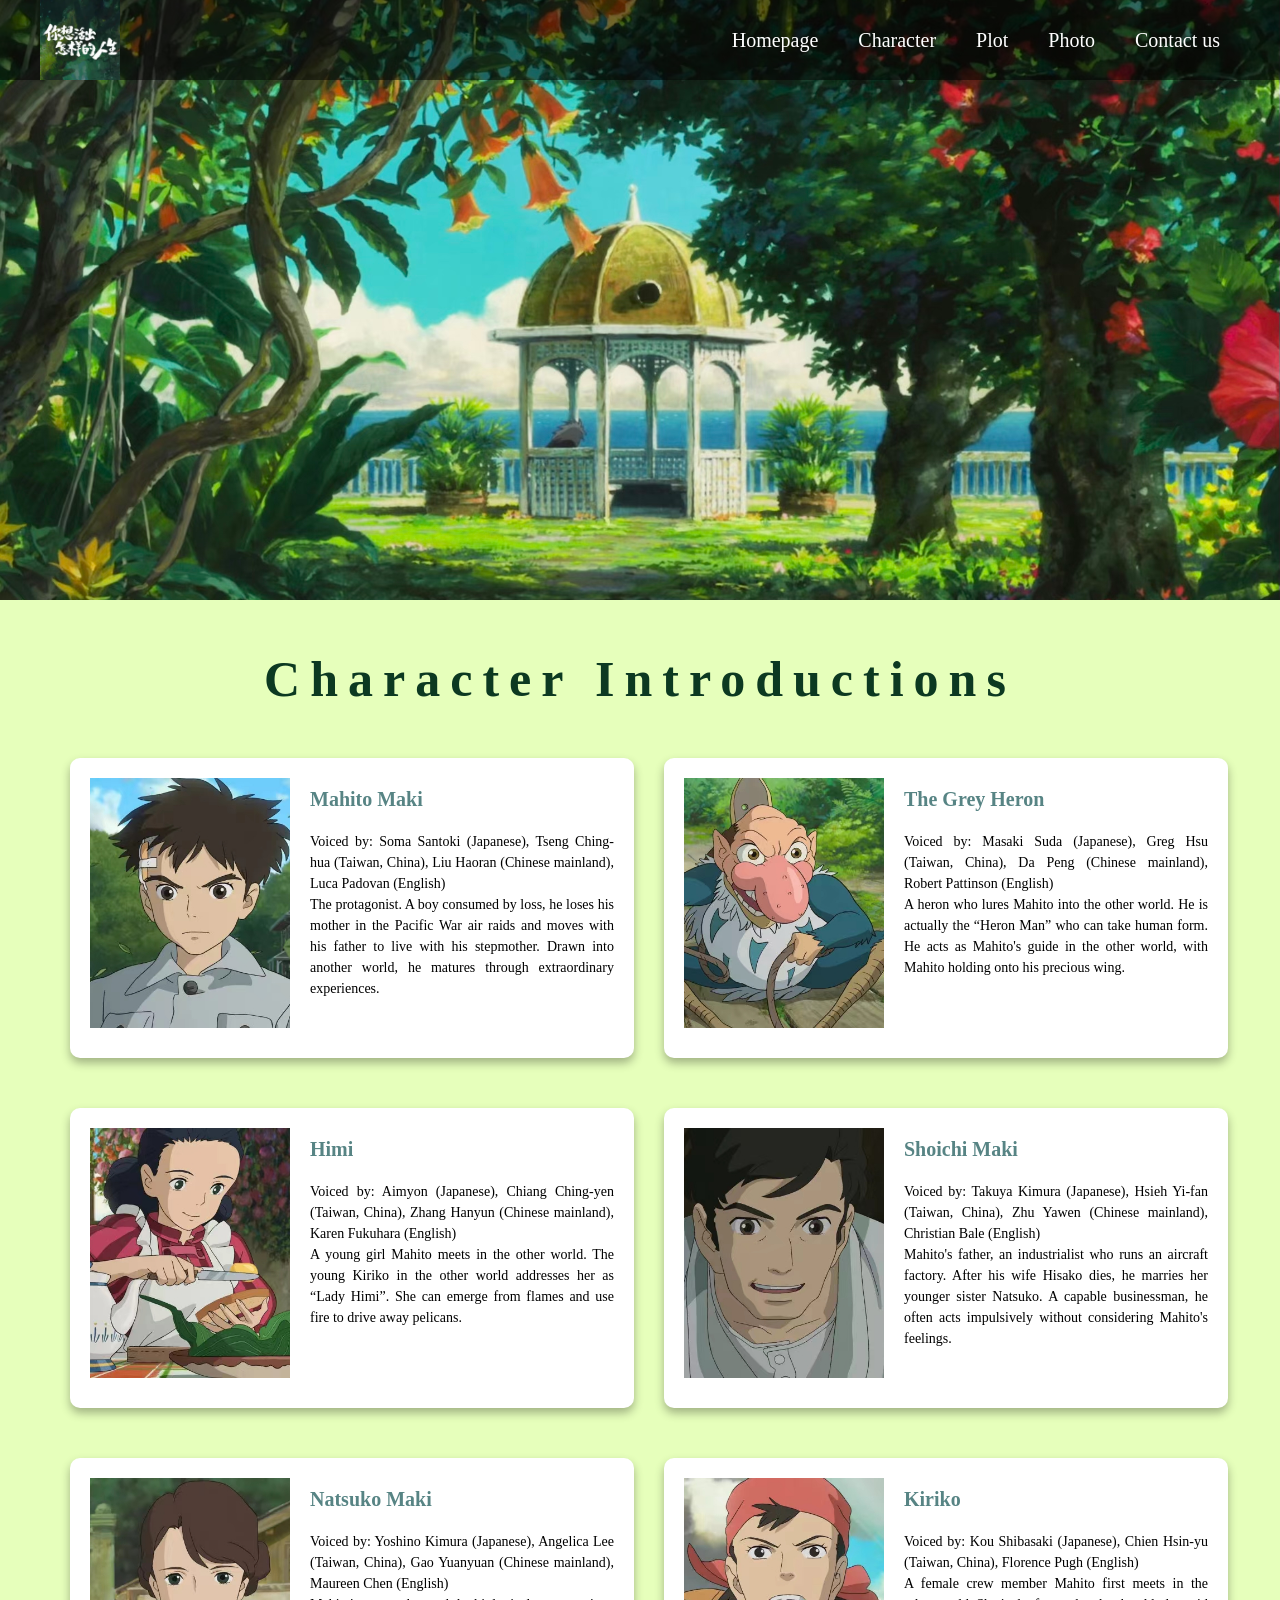
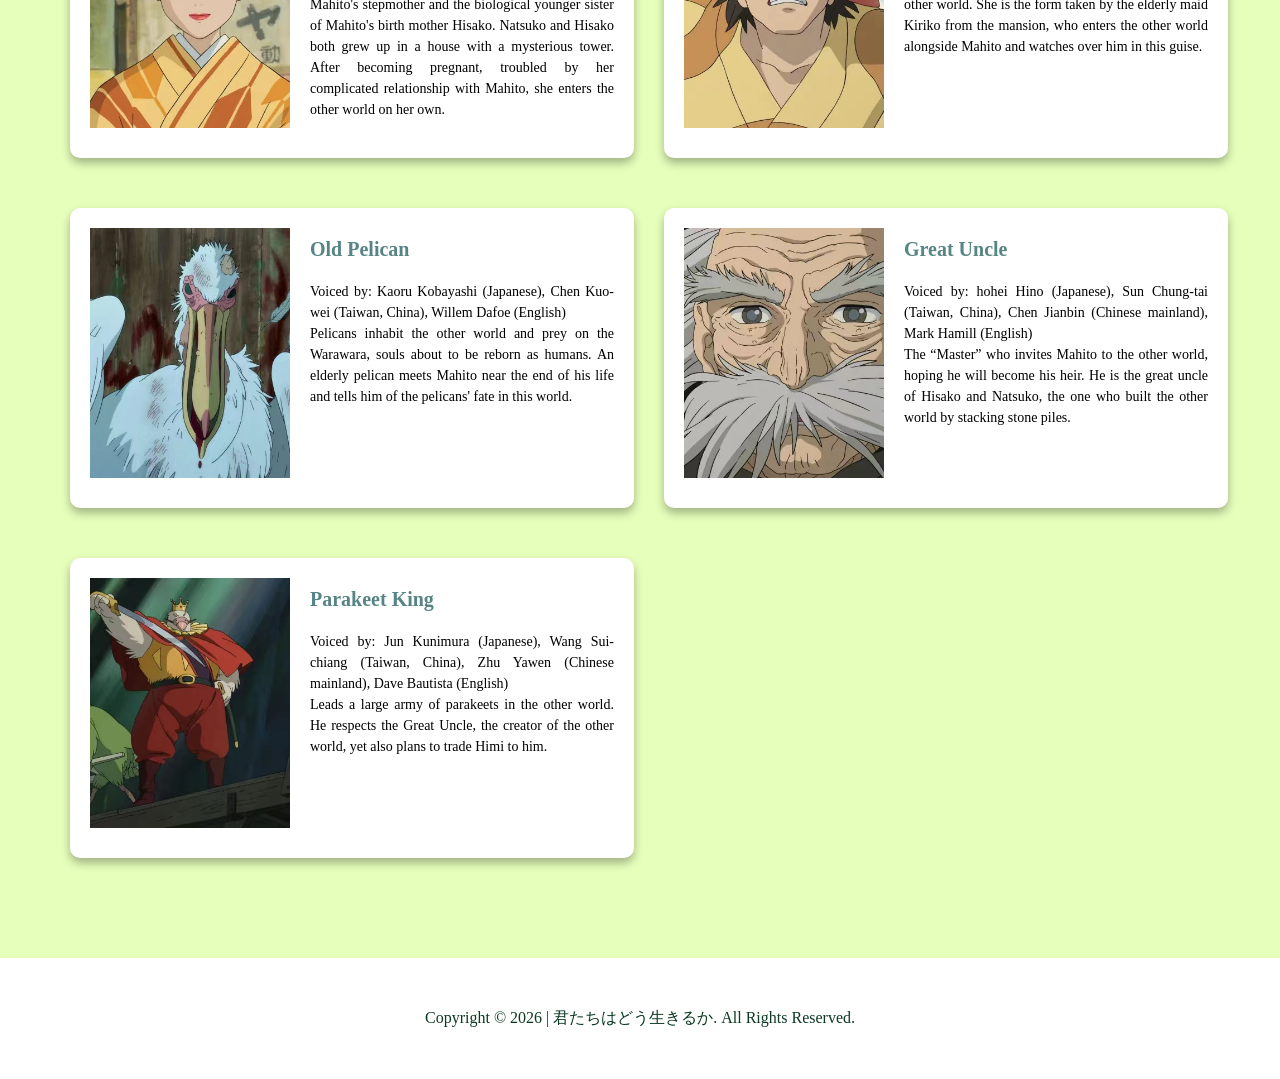
<file: jujese.html>
<!DOCTYPE html>
<html lang="en">

<head>
  <meta charset="UTF-8">
  <title>The Boy and the Heron</title>
  <link rel="stylesheet" href="css/style.css">
</head>

<body>
   <!-- Head area -->
  <div class="head">
    <div class="main">
      <a href="p1.html" class="logo">
        <img src="images/logo.webp" alt="">
      </a>
      <nav class="nav">
        <ul>
          <li>
            <a href="index.html">Homepage</a>
          </li>
          <li>
            <a href="jujese.html">Character</a>
          </li>
          <li>
            <a href="juqing.html">Plot</a>
          </li>
          <li>
            <a href="zhaopian.html">Photo</a>
          </li>
          <li>
            <a href="lianxi.html">Contact us</a>
          </li>
        </ul>
      </nav>
    </div>
  </div>
  <!-- Head area -->
  <div class="banner2">
    <img src="images/12.jpg" alt="">
  </div>

  <div class="juese">
    <h3>Character Introductions</h3>


    <div class="js-list">
      <div class="character-container">
        <a href="#" class="character">
          <img src="images/牧真人.jpg" alt="">
          <div class="text">
            <h5>Mahito Maki</h5>
            <p>Voiced by: Soma Santoki (Japanese), Tseng Ching-hua (Taiwan, China), Liu Haoran (Chinese mainland), Luca Padovan (English)<br>
              The protagonist. A boy consumed by loss, he loses his mother in the Pacific War air raids and moves with his father to live with his stepmother. Drawn into another world, he matures through extraordinary experiences.</p>
          </div>
        </a>
        <a href="#" class="character">
          <img src="images/苍鹭.jpg" alt="">
          <div class="text">
            <h5>The Grey Heron</h5>
            <p>Voiced by: Masaki Suda (Japanese), Greg Hsu (Taiwan, China), Da Peng (Chinese mainland), Robert Pattinson (English)<br>
              A heron who lures Mahito into the other world. He is actually the “Heron Man” who can take human form. He acts as Mahito's guide in the other world, with Mahito holding onto his precious wing.</p>
          </div>
        </a>
        <a href="#" class="character">
          <img src="images/火美.jpg" alt="">
          <div class="text">
            <h5>Himi</h5>
            <p>Voiced by: Aimyon (Japanese), Chiang Ching-yen (Taiwan, China), Zhang Hanyun (Chinese mainland), Karen Fukuhara (English)<br>
              A young girl Mahito meets in the other world. The young Kiriko in the other world addresses her as “Lady Himi”. She can emerge from flames and use fire to drive away pelicans.</p>
          </div>
        </a>
        <a href="#" class="character">
          <img src="images/牧胜一.jpg" alt="">
          <div class="text">
            <h5>Shoichi Maki</h5>
            <p>Voiced by: Takuya Kimura (Japanese), Hsieh Yi-fan (Taiwan, China), Zhu Yawen (Chinese mainland), Christian Bale (English)<br>
              Mahito's father, an industrialist who runs an aircraft factory. After his wife Hisako dies, he marries her younger sister Natsuko. A capable businessman, he often acts impulsively without considering Mahito's feelings.</p>
          </div>
        </a>
        <a href="#" class="character">
          <img src="images/牧夏子.jpg" alt="">
          <div class="text">
            <h5>Natsuko Maki</h5>
            <p>Voiced by: Yoshino Kimura (Japanese), Angelica Lee (Taiwan, China), Gao Yuanyuan (Chinese mainland), Maureen Chen (English)<br>
              Mahito's stepmother and the biological younger sister of Mahito's birth mother Hisako. Natsuko and Hisako both grew up in a house with a mysterious tower. After becoming pregnant, troubled by her complicated relationship with Mahito, she enters the other world on her own.</p>
          </div>
        </a>
        <a href="#" class="character">
          <img src="images/雾子.jpg" alt="">
          <div class="text">
            <h5>Kiriko</h5>
            <p>Voiced by: Kou Shibasaki (Japanese), Chien Hsin-yu (Taiwan, China), Florence Pugh (English)<br>
              A female crew member Mahito first meets in the other world. She is the form taken by the elderly maid Kiriko from the mansion, who enters the other world alongside Mahito and watches over him in this guise.</p>
          </div>
        </a>
        <a href="#" class="character">
          <img src="images/老鹈鹕.jpg" alt="">
          <div class="text">
            <h5>Old Pelican</h5>
            <p>Voiced by: Kaoru Kobayashi (Japanese), Chen Kuo-wei (Taiwan, China), Willem Dafoe (English)<br>
              Pelicans inhabit the other world and prey on the Warawara, souls about to be reborn as humans. An elderly pelican meets Mahito near the end of his life and tells him of the pelicans' fate in this world.</p>
          </div>
        </a>
        <a href="#" class="character">
          <img src="images/太舅公.jpg" alt="">
          <div class="text">
            <h5>Great Uncle</h5>
            <p>Voiced by: hohei Hino (Japanese), Sun Chung-tai (Taiwan, China), Chen Jianbin (Chinese mainland), Mark Hamill (English)<br>
              The “Master” who invites Mahito to the other world, hoping he will become his heir. He is the great uncle of Hisako and Natsuko, the one who built the other world by stacking stone piles.</p>
          </div>
        </a>
        <a href="#" class="character">
          <img src="images/鹦鹉王.jpg" alt="">
          <div class="text">
            <h5>Parakeet King</h5>
            <p>Voiced by: Jun Kunimura (Japanese), Wang Sui-chiang (Taiwan, China), Zhu Yawen (Chinese mainland), Dave Bautista (English)<br>
              Leads a large army of parakeets in the other world. He respects the Great Uncle, the creator of the other world, yet also plans to trade Himi to him.</p>
          </div>
        </a>
      </div>
    </div>


    <div class="clear"></div>
  </div>

  <!-- Footer Copyright -->
  <div class="foot">
    Copyright &copy; 2026 | 君たちはどう生きるか. All Rights Reserved.
  </div>
  <!-- Footer Copyright -->


</body>
<script>
  // 显示行为
  document.getElementById("menu").onmouseover = function () {
    document.getElementById("subMenu").style.display = 'block'
  }
  document.getElementById("menu").onmouseout = function () {
    document.getElementById("subMenu").style.display = 'none'
  }
</script>


</html>
</file>
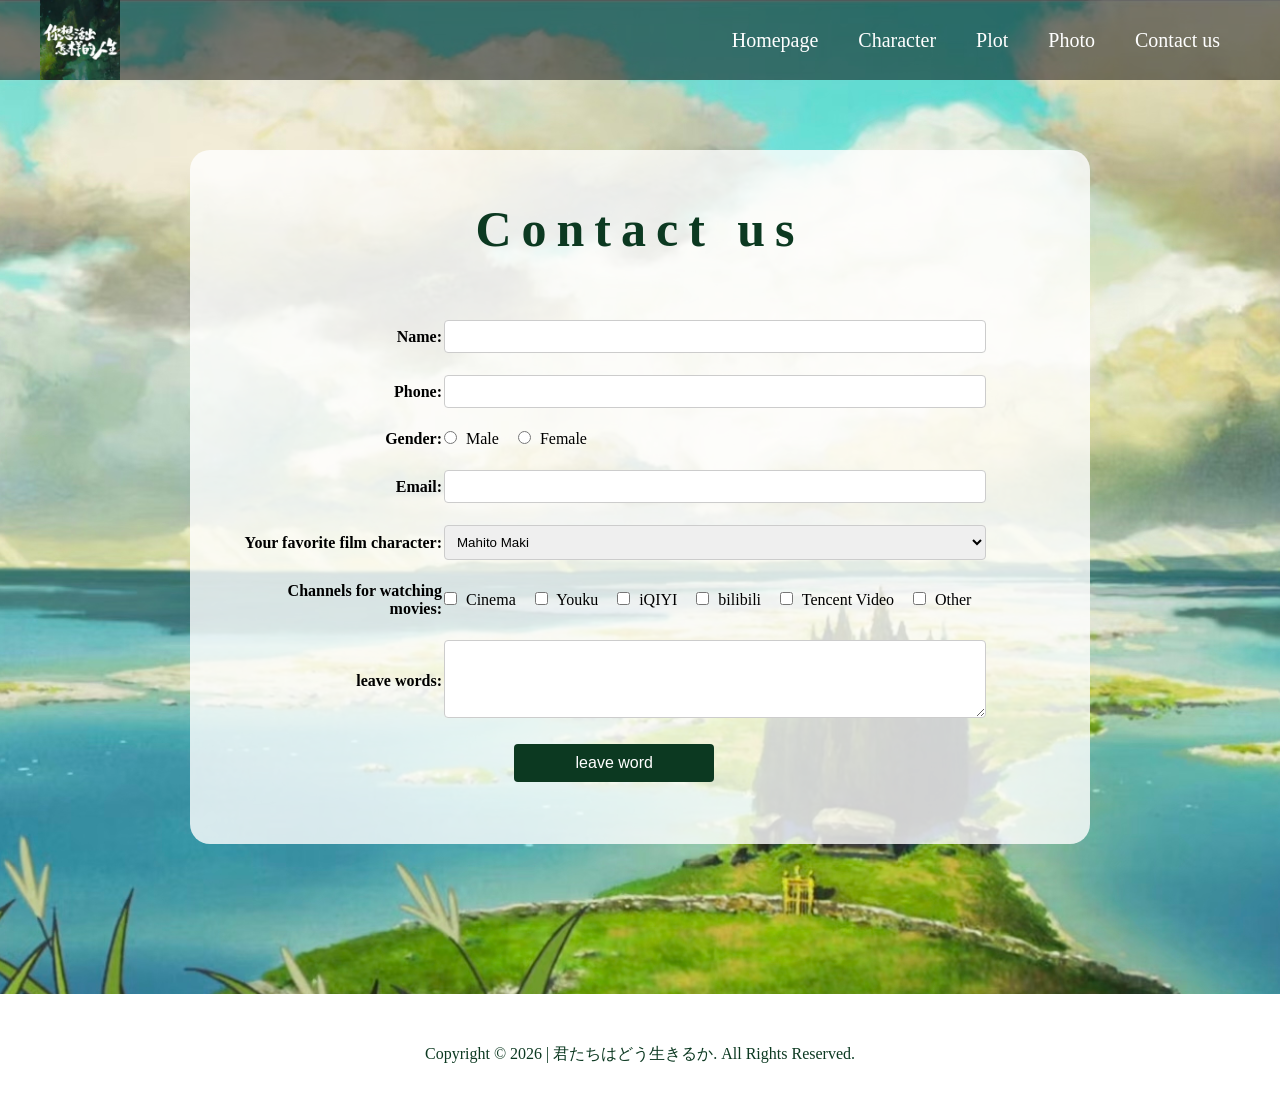
<file: lianxi.html>
<!DOCTYPE html>
<html lang="en">

<head>
  <meta charset="UTF-8">
  <title>The Boy and the Heron</title>
  <link rel="stylesheet" href="css/style.css">
  <style>
    body {
      background: url(images/lb5.jpg) center no-repeat;
      background-size: cover;
    }
  </style>
</head>

<body>
   <!-- Head area -->
  <div class="head">
    <div class="main">
      <a href="p1.html" class="logo">
        <img src="images/logo.webp" alt="">
      </a>
      <nav class="nav">
        <ul>
          <li>
            <a href="index.html">Homepage</a>
          </li>
          <li>
            <a href="jujese.html">Character</a>
          </li>
          <li>
            <a href="juqing.html">Plot</a>
          </li>
          <li>
            <a href="zhaopian.html">Photo</a>
          </li>
          <li>
            <a href="lianxi.html">Contact us</a>
          </li>
        </ul>
      </nav>
    </div>
  </div>
  <!-- Head area -->

  <div class="lx">
    <div class="form">
      <h3>Contact us</h3>
      <form action="#">
        <table cellpadding="10">
          <tr>
            <td width="200"><b>Name: </b></td>
            <td><input type="text" name="name" required></td>
          </tr>
          <tr>
            <td><b>Phone: </b></td>
            <td><input type="tel" name="phone" required></td>
          </tr>
          <tr>
            <td><b>Gender: </b></td>
            <td>
              <input type="radio" id="male" name="gender" value="male">
              <label for="male">Male</label>
              <input type="radio" id="female" name="gender" value="female">
              <label for="female">Female</label>
            </td>
          </tr>
          <tr>
            <td><b>Email: </b></td>
            <td><input type="email" name="email" required></td>
          </tr>
          <tr>
            <td><b>Your favorite film character: </b></td>
            <td>
              <select name="favorite_character" required>
                <option value="牧真人">Mahito Maki</option>
                <option value="苍鹭">The Grey Heron</option>
                <option value="雾子">Kiriko</option>
                <option value="火美">Himi</option>
                <option value="牧久子">Hisako Maki</option>
                <option value="牧夏子">	Natsuko Maki</option>
                <option value="牧胜一">Shoichi Maki</option>
              </select>
            </td>
          </tr>
          <tr>
            <td><b>Channels for watching movies: </b></td>
            <td>
              <input type="checkbox" id="cinema" name="channels" value="cinema">
              <label for="cinema">Cinema</label>
              <input type="checkbox" id="youku" name="channels" value="youku">
              <label for="youku">Youku</label>
              <input type="checkbox" id="iqiyi" name="channels" value="iqiyi">
              <label for="iqiyi">iQIYI</label>
              <input type="checkbox" id="bilibili" name="channels" value="bilibili">
              <label for="bilibili">bilibili</label>
              <input type="checkbox" id="tencent" name="channels" value="tencent">
              <label for="tencent">Tencent Video</label>
              <input type="checkbox" id="other" name="channels" value="other">
              <label for="other">Other</label>
            </td>
          </tr>
          <tr>
            <td><b>leave words: </b></td>
            <td><textarea name="message" rows="4" cols="50"></textarea></td>
          </tr>
          <tr>
            <td colspan="2" style="text-align: center;">
              <input type="submit" value="leave word">
            </td>
          </tr>
        </table>
      </form>
    </div>
  </div>


  <!-- Footer Copyright -->
  <div class="foot">
    Copyright &copy; 2026 | 君たちはどう生きるか. All Rights Reserved.
  </div>
  <!-- Footer Copyright -->


</body>
<script>
  // 显示行为
  document.getElementById("menu").onmouseover = function () {
    document.getElementById("subMenu").style.display = 'block'
  }
  document.getElementById("menu").onmouseout = function () {
    document.getElementById("subMenu").style.display = 'none'
  }
</script>


</html>
</file>
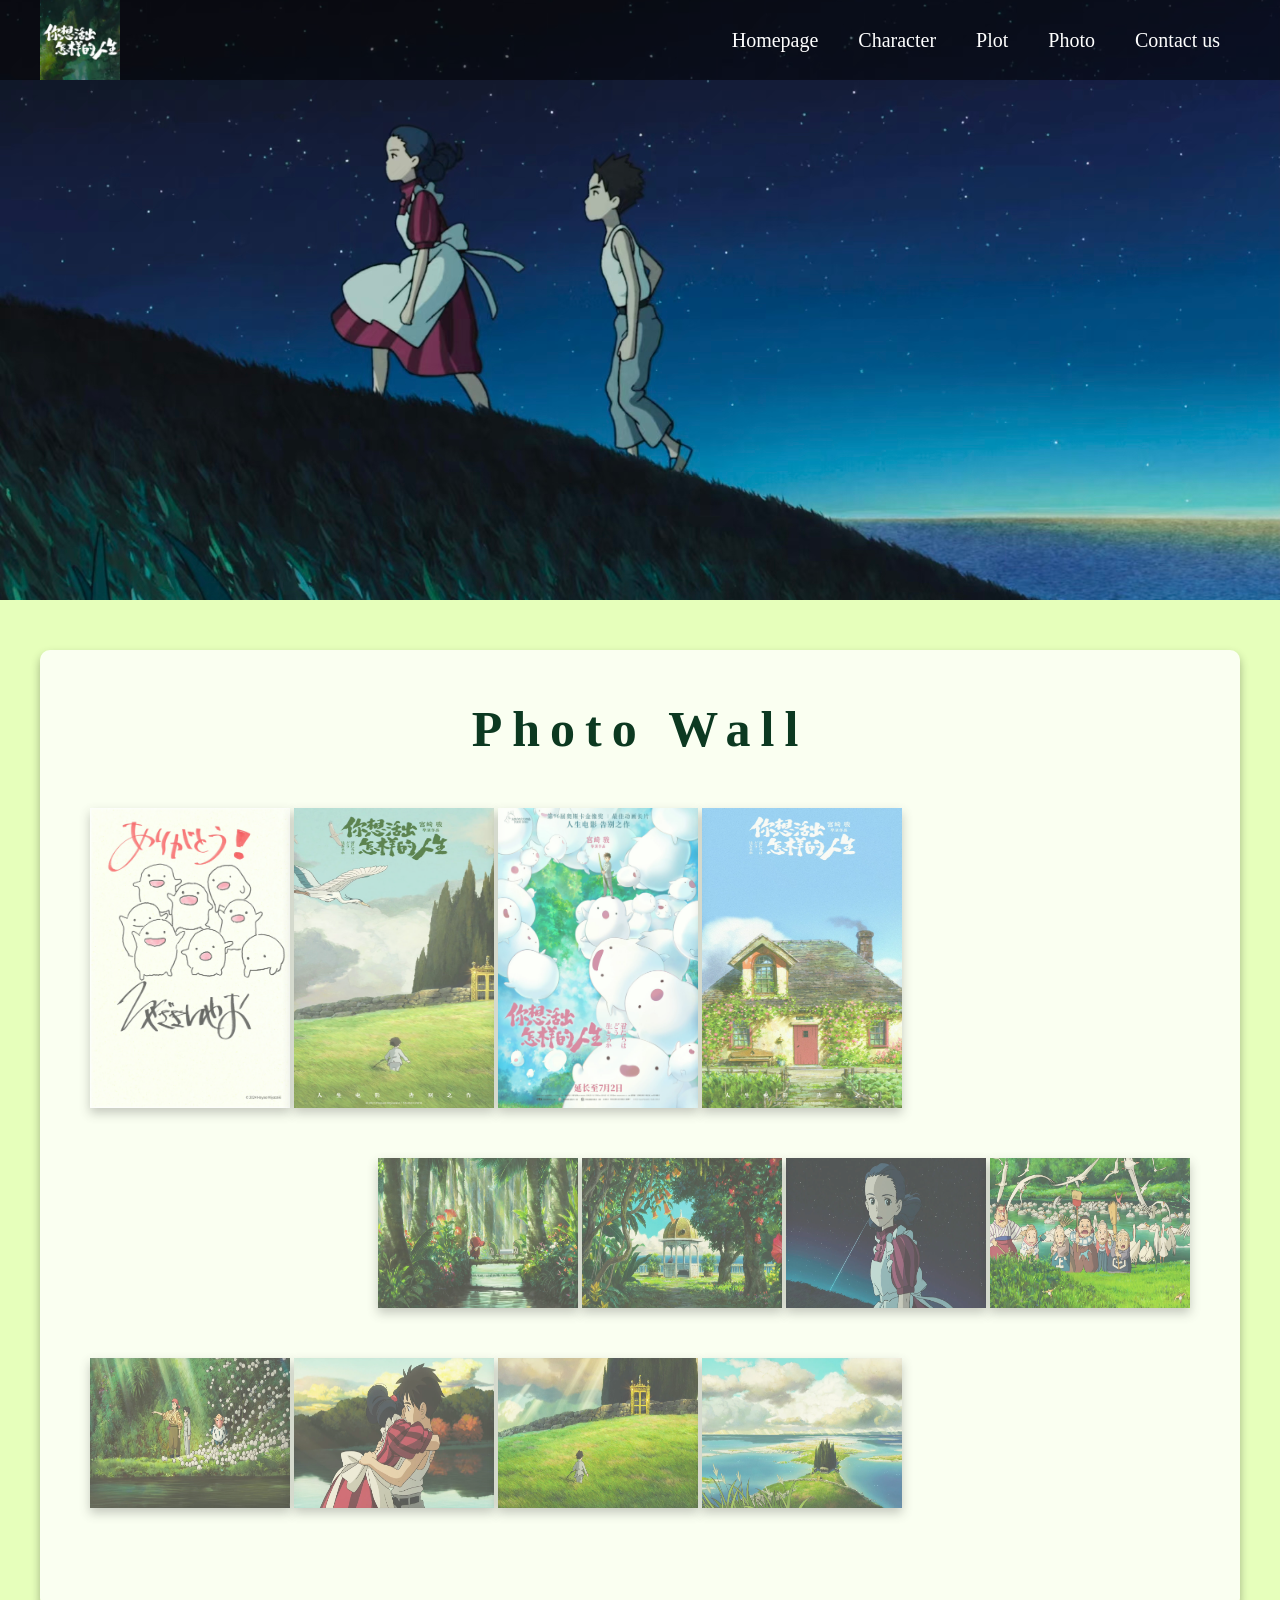
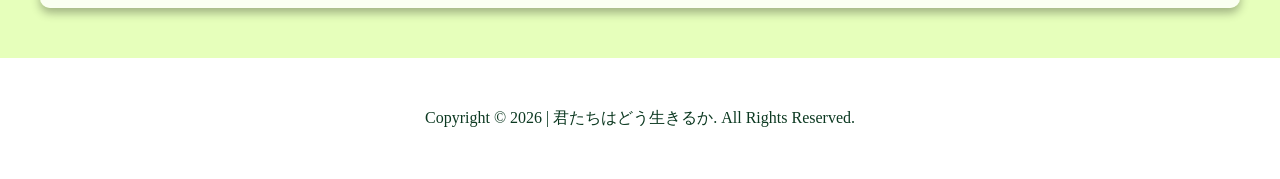
<file: zhaopian.html>
<!DOCTYPE html>
<html lang="en">

<head>
  <meta charset="UTF-8">
  <title>The Boy and the Heron</title>
  <link rel="stylesheet" href="css/style.css">
</head>

<body>
  <!-- Head area -->
  <div class="head">
    <div class="main">
      <a href="p1.html" class="logo">
        <img src="images/logo.webp" alt="">
      </a>
      <nav class="nav">
        <ul>
          <li>
            <a href="index.html">Homepage</a>
          </li>
          <li>
            <a href="jujese.html">Character</a>
          </li>
          <li>
            <a href="juqing.html">Plot</a>
          </li>
          <li>
            <a href="zhaopian.html">Photo</a>
          </li>
          <li>
            <a href="lianxi.html">Contact us</a>
          </li>
        </ul>
      </nav>
    </div>
  </div>
  <!-- Head area -->

  <div class="banner2">
    <img src="images/3.jpg" alt="">
  </div>

  <div class="zhaopian">
    <h3>Photo Wall</h3>

    <div class="img1">
      <img src="images/4.jpg" alt="">
      <img src="images/5.jpg" alt="">
      <img src="images/7.jpg" alt="">
      <img src="images/9.jpg" alt="">
    </div>

    <div class="img2">
      <img src="images/10.jpg" alt="">
      <img src="images/12.jpg" alt="">
      <img src="images/13.jpg" alt="">
      <img src="images/bg1.jpg" alt="">
    </div>

    <div class="img3">
      <img src="images/bg2.jpg" alt="">
      <img src="images/lb4.jpg" alt="">
      <img src="images/lb2.jpg" alt="">
      <img src="images/lb5.jpg" alt="">
    </div>


    <div class="clear"></div>
  </div>

  <!-- Footer Copyright -->
  <div class="foot">
    Copyright &copy; 2026 | 君たちはどう生きるか. All Rights Reserved.
  </div>
  <!-- Footer Copyright -->


</body>
<script>
  // 显示行为
  document.getElementById("menu").onmouseover = function () {
    document.getElementById("subMenu").style.display = 'block'
  }
  document.getElementById("menu").onmouseout = function () {
    document.getElementById("subMenu").style.display = 'none'
  }
</script>

</html>
</file>
<file: css/style.css>
* {
  margin: 0;
  padding: 0;
  list-style: none;
  box-sizing: border-box;
}
body {
  background: #e6ffbb;
}
body {
  font-family: '幼圆';
}
a {
  text-decoration: none;
  color: #000;
}
.clear {
  clear: both;
}
img {
  border: 0;
  vertical-align: top;
}
.main {
  width: 1200px;
  height: 100%;
  position: relative;
  margin: 0 auto;
}
.head {
  position: fixed;
  width: 100%;
  height: 80px;
  background: rgba(0, 0, 0, 0.5);
  color: #fff;
  z-index: 99;
}
.head .logo {
  height: 80px;
  float: left;
}
.head .logo img {
  height: 100%;
}
.head .nav {
  float: right;
}
.head .nav li {
  float: left;
}
.head .nav li > a {
  font-size: 20px;
  line-height: 80px;
  display: block;
  color: #fff;
  padding: 0 20px;
}
.head .nav a:hover {
  background: #112524;
  color: #fff;
}
.head .nav #subMenu {
  background: #fff;
  display: none;
}
.head .nav #subMenu a {
  display: block;
  height: 50px;
  text-align: center;
  line-height: 50px;
  font-size: 20px;
}
.index .banner-info {
  width: 100%;
}
.index .banner-info .banner {
  width: 100%;
  height: 700px;
  position: relative;
  overflow: hidden;
}
.index .banner-info .banner img {
  width: 100% !important;
  height: 100% !important;
  object-fit: cover !important;
}
.index .banner-info .banner .banner_pic .pic {
  display: none;
}
.index .banner-info .banner .banner_pic .current {
  display: block;
}
.index .banner-info .banner ol {
  position: absolute;
  left: 50%;
  bottom: 6%;
  transform: translateX(-50%);
}
.index .banner-info .banner ol .but {
  float: left;
  width: 30px;
  height: 10px;
  border: 1px solid #fff;
  background: #000;
  margin-right: 12px;
  text-align: center;
  line-height: 22px;
  font-weight: bold;
  opacity: 0.5;
}
.index .banner-info .banner ol li {
  cursor: pointer;
}
.index .banner-info .banner ol .current {
  background: #fff;
  float: left;
  width: 30px;
  height: 10px;
  border: 1px solid #fff;
  margin-right: 12px;
  text-align: center;
  font-weight: bold;
}
.index .box1 {
  width: 1200px;
  margin: 50px auto;
}
.index .box1 li {
  float: left;
  width: 14%;
  text-align: center;
}
.index .box1 li img {
  width: 100px;
  height: 100px;
  border-radius: 50%;
  transition: 0.3s;
  object-fit: cover;
  box-shadow: 0 5px 10px 0 rgba(0, 0, 0, 0.3);
}
.index .box1 li p {
  margin: 20px 0;
}
.index .box1 li img:hover {
  cursor: pointer;
  transform: rotate(360deg);
}
.index .box2 {
  padding: 100px 0;
  background: url(../images/bg2.jpg) center no-repeat;
  background-size: cover;
  background-attachment: fixed;
}
.index .box2 h3 {
  text-align: center;
  font-size: 60px;
  color: #fff;
  margin-bottom: 100px;
}
.index .box2 .text {
  width: 1200px;
  background: rgba(255, 255, 255, 0.8);
  margin: 0 auto;
  padding: 50px 100px;
  font-size: 18px;
  line-height: 2;
  font-size: 20px;
  border-radius: 10px;
}
.index .box2 .text p {
  margin-bottom: 20px;
}
.index .box3 {
  margin: 100px auto;
}
.index .box3 .box3-in {
  width: 1200px;
  margin: 0 auto;
}
.index .box3 .img {
  margin: 0 auto;
  text-align: center;
  margin-bottom: 50px;
}
.index .box3 .img img {
  width: 280px;
  height: 150px;
}
.index .box3 h3 {
  font-size: 50px;
  text-align: center;
  margin-bottom: 50px;
}
.index .box3 .xx {
  border-radius: 30px;
  border: 2px solid #0c3921;
  background: #b7d08c;
  padding: 50px;
}
.index .box3 .xx img {
  width: 300px;
  float: left;
  margin-right: 20px;
}
.index .box3 .xx table {
  width: 750px;
  float: right;
}
.index .box3 .xx table td {
  border-bottom: 1px solid #000;
  padding: 10px;
  font-size: 16px;
  font-family: '微软雅黑';
}
.index .box3 .video {
  margin: 50px auto;
}
.index .box3 .video .v {
  width: 30%;
  float: left;
  margin-left: 20px;
  border: 5px solid #0c3921;
  background: #0c3921;
}
.index .box3 .video .v video {
  width: 100%;
}
.index .box4 {
  margin: 100px auto;
  margin-bottom: 0;
}
.index .box4 h3 {
  font-size: 50px;
  text-align: center;
  margin-bottom: 50px;
}
.index .box4 img {
  width: 100%;
}
.foot {
  background: #fff;
  color: #0c3921;
  padding: 50px;
  text-align: center;
}
.xinxi {
  margin: 50px auto;
  width: 1200px;
  position: relative;
}
.xinxi h3 {
  font-size: 50px;
  text-align: center;
  margin-bottom: 50px;
}
.xinxi .video {
  width: 100%;
  margin: 50px auto;
}
.xinxi .video video {
  border-radius: 10px;
  width: 100%;
}
.xinxi li {
  float: left;
  width: 23%;
  margin-left: 20px;
  height: 600px;
  border-radius: 10px;
  overflow: hidden;
  background: #fff;
}
.xinxi li img {
  width: 100%;
}
.xinxi li p {
  padding: 20px;
  font-family: '微软雅黑';
  text-align: justify;
  font-size: 16px;
  line-height: 1.5;
}
.xinxi .Accordion {
  margin: 50px auto;
  border: none;
}
.xinxi .Accordion .AccordionPanelTab {
  background: #0c3921;
  color: #fff;
  padding: 20px;
  font-weight: 600;
  border-radius: 10px;
  border: 1px solid #b7d08c;
}
.xinxi .Accordion .AccordionPanelContent {
  padding: 20px;
  height: 330px;
  background: #f2f2f2;
}
.xinxi .Accordion .AccordionPanelContent img {
  float: left;
  width: 200px;
  height: 260px;
  margin-right: 20px;
}
.xinxi .Accordion .AccordionPanelContent p {
  line-height: 2;
  font-weight: 600;
  margin-bottom: 20px;
  color:#697454
}
.banner2 {
  width: 100%;
  height: 600px;
}
.banner2 img {
  width: 100%;
  height: 100%;
  object-fit: cover;
}
h3 {
  text-align: center;
  font-size: 50px;
  margin-bottom: 50px;
  color: #0c3921;
  letter-spacing: 10px;
}
.zhaopian {
  padding: 50px;
  margin: 50px auto;
  width: 1200px;
  background: rgba(255, 255, 255, 0.8);
  box-shadow: 0 5px 10px 0 rgba(0, 0, 0, 0.3);
  border-radius: 10px;
}
.zhaopian .img1 {
  text-align: left;
}
.zhaopian .img1 img {
  height: 300px;
}
.zhaopian .img2 {
  margin: 50px 0;
  text-align: right;
}
.zhaopian .img2 img {
  height: 150px;
}
.zhaopian .img3 {
  margin: 50px 0;
  text-align: left;
}
.zhaopian .img3 img {
  height: 150px;
}
.zhaopian img {
  box-shadow: 0 5px 10px 0 rgba(0, 0, 0, 0.3);
  width: 200px;
  transition: 0.3s;
  opacity: 0.7;
}
.zhaopian img:hover {
  cursor: pointer;
  opacity: 1;
}
.lx {
  padding: 150px 0;
}
.lx .form {
  padding: 50px;
  background: rgba(255, 255, 255, 0.8);
  border-radius: 20px;
  margin: 0 auto;
  width: 900px;
}
.lx .form input[type="text"],
.lx .form input[type="tel"],
.lx .form input[type="email"],
.lx .form select,
.lx .form textarea {
  width: 100%;
  padding: 8px;
  box-sizing: border-box;
  border: 1px solid #ccc;
  border-radius: 4px;
}
.lx .form input[type="radio"],
.lx .form input[type="checkbox"] {
  margin-right: 5px;
}
.lx .form label {
  margin-right: 15px;
}
.lx .form textarea {
  resize: vertical;
}
.lx .form input[type="submit"] {
  background-color: #0c3921;
  width: 200px;
  color: white;
  padding: 10px 20px;
  border: none;
  border-radius: 4px;
  cursor: pointer;
  font-size: 16px;
}
.lx .form tr td:nth-child(1) {
  text-align: right;
}
.lx .form td {
  padding: 10px 0;
}
.juese {
  width: 1200px;
  margin: 50px auto;
}
.juese .js-list a {
  display: block;
  float: left;
  margin-left: 30px;
  width: 47%;
  margin-bottom: 50px;
  background: #fff;
  padding: 20px;
  border-radius: 10px;
  height: 300px;
  box-shadow: 0 5px 10px 0 rgba(0, 0, 0, 0.3);
}
.juese .js-list a img {
  float: left;
  width: 200px;
  height: 250px;
  object-fit: cover;
  margin-right: 20px;
  transition: 0.3s;
}
.juese .js-list a h5 {
  font-size: 20px;
  margin-top: 10px;
  margin-bottom: 20px;
  color:rgb(87, 132, 132)
}
.juese .js-list a p {
  line-height: 1.5;
  font-size: 14px;
  text-align: justify;
}
.juese .js-list a:hover {
  color: #0c3921;
}
.juese .js-list a:hover img {
  transform: scale(1.1);
}
.yingpian {
  width: 1200px;
  margin: 50px auto;
}
.dl {
  padding: 150px 0;
}
.dl table {
  margin: 0 auto;
  width: 500px;
}
.dl p {
  text-align: center;
  margin-top: 20px;
}
.dl p a {
  color: red;
  font-weight: 600;
}
.dl .form {
  padding: 50px;
  background: rgba(255, 255, 255, 0.8);
  border-radius: 20px;
  margin: 0 auto;
  width: 800px;
}
.dl .form input[type="text"],
.dl .form input[type="password"],
.dl .form input[type="tel"],
.dl .form input[type="email"],
.dl .form select,
.dl .form textarea {
  width: 100%;
  padding: 8px;
  box-sizing: border-box;
  border: 1px solid #ccc;
  border-radius: 4px;
}
.dl .form input[type="radio"],
.dl .form input[type="checkbox"] {
  margin-right: 5px;
}
.dl .form label {
  margin-right: 15px;
}
.dl .form input[type="submit"] {
  background-color: #0c3921;
  width: 100%;
  color: white;
  padding: 10px 20px;
  border: none;
  border-radius: 4px;
  cursor: pointer;
  font-size: 16px;
}
.dl .form tr td:nth-child(1) {
  text-align: right;
}
.dl .form td {
  padding: 10px 0;
}
</file>
